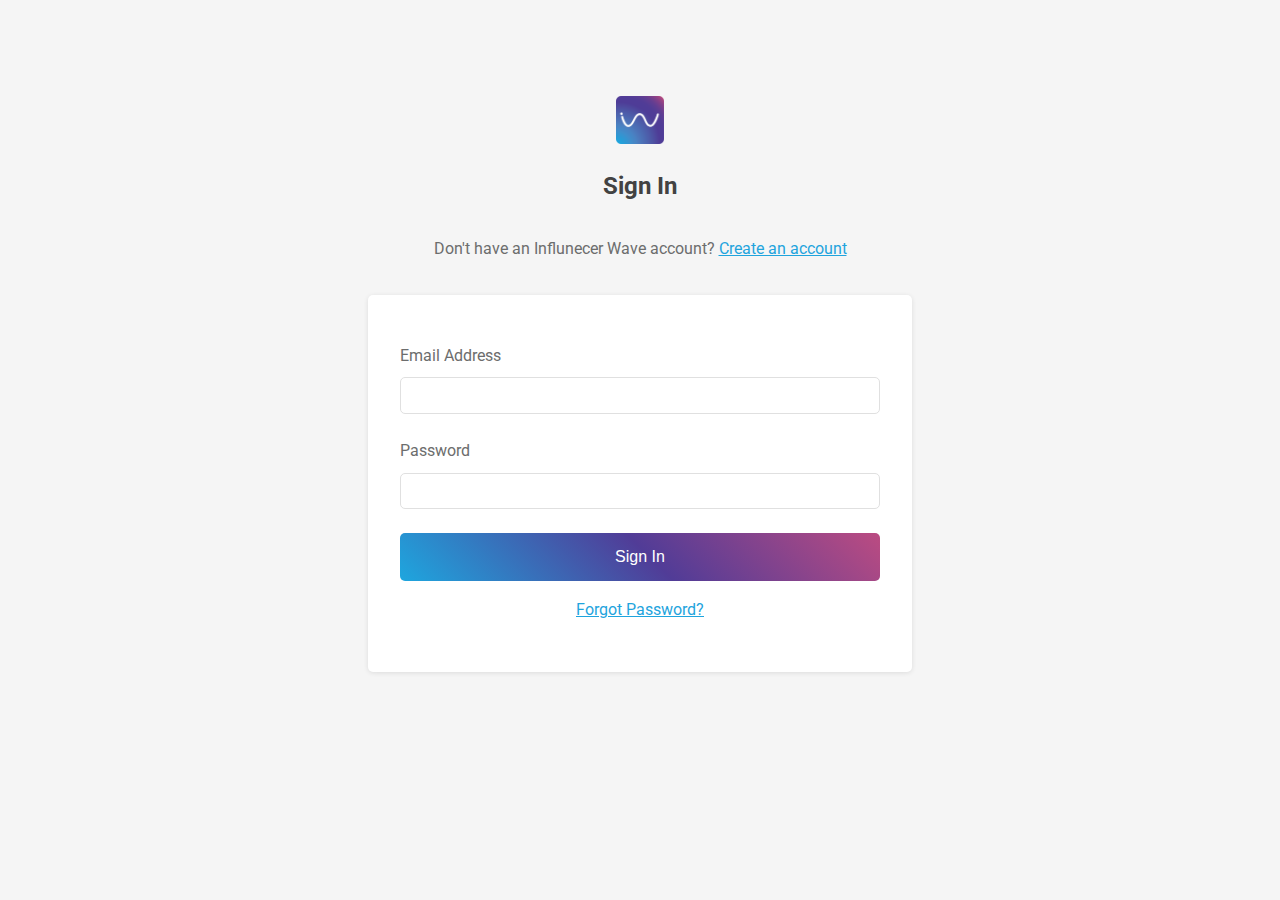
<file: login.html>
<!DOCTYPE html>
<html lang="en">

<head>
    <meta charset="UTF-8">
    <meta name="viewport" content="width=device-width, initial-scale=1.0">
    <meta http-equiv="X-UA-Compatible" content="ie=edge">
    <link rel="stylesheet" href="css/main.css">
    <link href="https://fonts.googleapis.com/css?family=Roboto" rel="stylesheet">
    <link rel="stylesheet" href="https://use.fontawesome.com/releases/v5.0.13/css/all.css" integrity="sha384-DNOHZ68U8hZfKXOrtjWvjxusGo9WQnrNx2sqG0tfsghAvtVlRW3tvkXWZh58N9jp"
        crossorigin="anonymous">
    <title>Influencer Wave</title>
</head>

<body>
    <section class="container form">
        <a href="index.html" class="logo-link">
            <img src="images/logo-icon.png" class="logo" alt="">
        </a>
        <h2>Sign In</h2>
        <p class="caption">Don't have an Influnecer Wave account?
            <a href="signup.html">Create an account</a>
        </p>
        <form class="login">
            <label for="email">Email Address</label>
            <input type="email" class="text-input">
            <label for="password">Password</label>
            <input type="password" class="text-input">
            <input type="submit" value="Sign In" class="btn -full">
            <a href="#" class="forgot-password">Forgot Password?</a>
        </form>
    </section>
    <script src="js/main.js"></script>
</body>

</html>
</file>
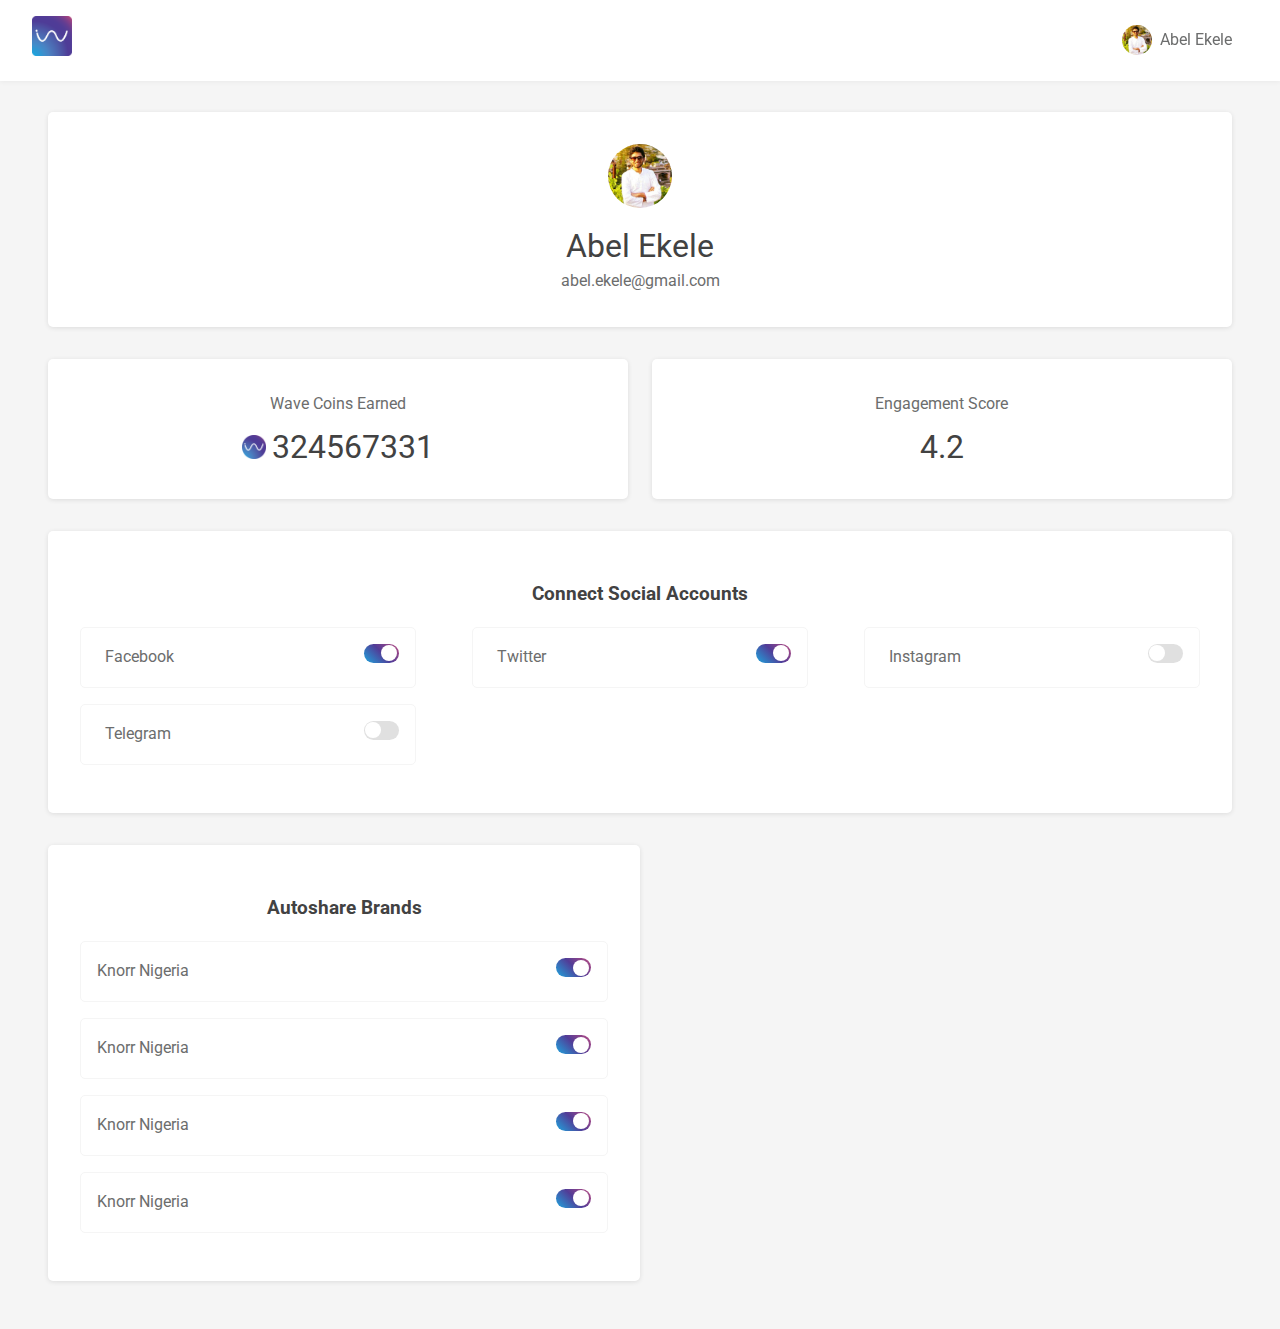
<file: profile.html>
<!DOCTYPE html>
<html lang="en">

<head>
    <meta charset="UTF-8">
    <meta name="viewport" content="width=device-width, initial-scale=1.0">
    <meta http-equiv="X-UA-Compatible" content="ie=edge">
    <link rel="stylesheet" href="css/main.css">
    <link href="https://fonts.googleapis.com/css?family=Roboto" rel="stylesheet">
    <link rel="stylesheet" href="https://use.fontawesome.com/releases/v5.0.13/css/all.css" integrity="sha384-DNOHZ68U8hZfKXOrtjWvjxusGo9WQnrNx2sqG0tfsghAvtVlRW3tvkXWZh58N9jp"
        crossorigin="anonymous">
    <title>Influencer Wave</title>
</head>

<body>
    <nav class="nav-bar">
        <a href="index.html">
            <img src="images/logo-icon.png" class="logo" alt="">
        </a>
        <a href="#" class="filter">
            <span>Profile</span>
        </a>
        <div href="#" class="user-info" id="user-btn">
            <img src="images/avatar.png" class="avatar" alt="">
            <div class="name">
                <span>Abel Ekele</span>
                <i class="fas fa-caret-down"></i>
            </div>
            <ul class="user-menu" id="user-menu">
                <li class="menu-item">
                    <a href="profile.html">
                        <i class="fas fa-user-circle"></i> &nbsp; Profile
                    </a>
                </li>
                <li class="menu-item">
                    <a href="wallet.html">
                        <i class="fas fa-wallet"></i> &nbsp; Wallet
                    </a>
                </li>
                <li class="menu-item">
                    <a href="#">
                        <i class="fas fa-sign-out-alt"></i> &nbsp; Log Out
                    </a>
                </li>
            </ul>
        </div>
    </nav>
    <section class="container">
        <div class="profile">
            <img src="images/avatar.png" alt="picture" class="avatar">
            <span class="name">Abel Ekele</span>
            <span class="email">abel.ekele@gmail.com</span>
        </div>
        <div class="profile-info">
            <div class="earnings">
                <span class="title">Wave Coins Earned</span>
                <span class="amount">324567331</span>
            </div>
            <div class="score">
                <span class="title">Engagement Score</span>
                <div class="points">4.2</div>
            </div>
        </div>
        <div class="social-accounts">
            <h3>Connect Social Accounts</h3>
            <div class="accounts">
                <div class="account" id="social-account">
                    <span class="name">
                        <i class="fab fa-facebook-square"></i> &nbsp; Facebook
                    </span>
                    <div class="toggle active">
                        <div class="switch"></div>
                    </div>
                </div>

                <div class="account" id="social-account">
                    <span class="name">
                        <i class="fab fa-twitter-square"></i> &nbsp; Twitter
                    </span>

                    <div class="toggle active">
                        <div class="switch"></div>
                    </div>
                </div>
                <div class="account" id="social-account">
                    <span class="name">
                        <i class="fab fa-instagram"></i> &nbsp; Instagram
                    </span>
                    
                    <div class="toggle">
                        <div class="switch"></div>
                    </div>

                </div>
                <div class="account" id="social-account">
                    <span class="name">
                        <i class="fab fa-telegram"></i> &nbsp; Telegram
                    </span>
                    <div class="toggle">
                        <div class="switch"></div>
                    </div>
                </div>
            </div>
        </div>
        <div class="my-brands">
            <h3>Autoshare Brands</h3>
            <ul class="brands-list">
                <li class="brand">
                    <a href="brand.html" class="name">Knorr Nigeria</a>
                    <div class="toggle active">
                        <div class="switch"></div>
                    </div>
                </li>
                <li class="brand">
                    <a href="brand.html" class="name">Knorr Nigeria</a>
                    <div class="toggle active">
                        <div class="switch"></div>
                    </div>
                </li>
                <li class="brand">
                    <a href="brand.html" class="name">Knorr Nigeria</a>
                    <div class="toggle active">
                        <div class="switch"></div>
                    </div>
                </li>
                <li class="brand">
                    <a href="brand.html" class="name">Knorr Nigeria</a>
                    <div class="toggle active">
                        <div class="switch"></div>
                    </div>
                </li>
            </ul>
        </div>
    </section>
    <script src="js/main.js"></script>
    <script>
        let toggleButtons = document.querySelectorAll('.toggle');

        toggleButtons.forEach(function (toggleBtn) {
            toggleBtn.addEventListener('click', function () {
                this.classList.toggle('active');
            });
        });
    </script>
</body>

</html>
</file>
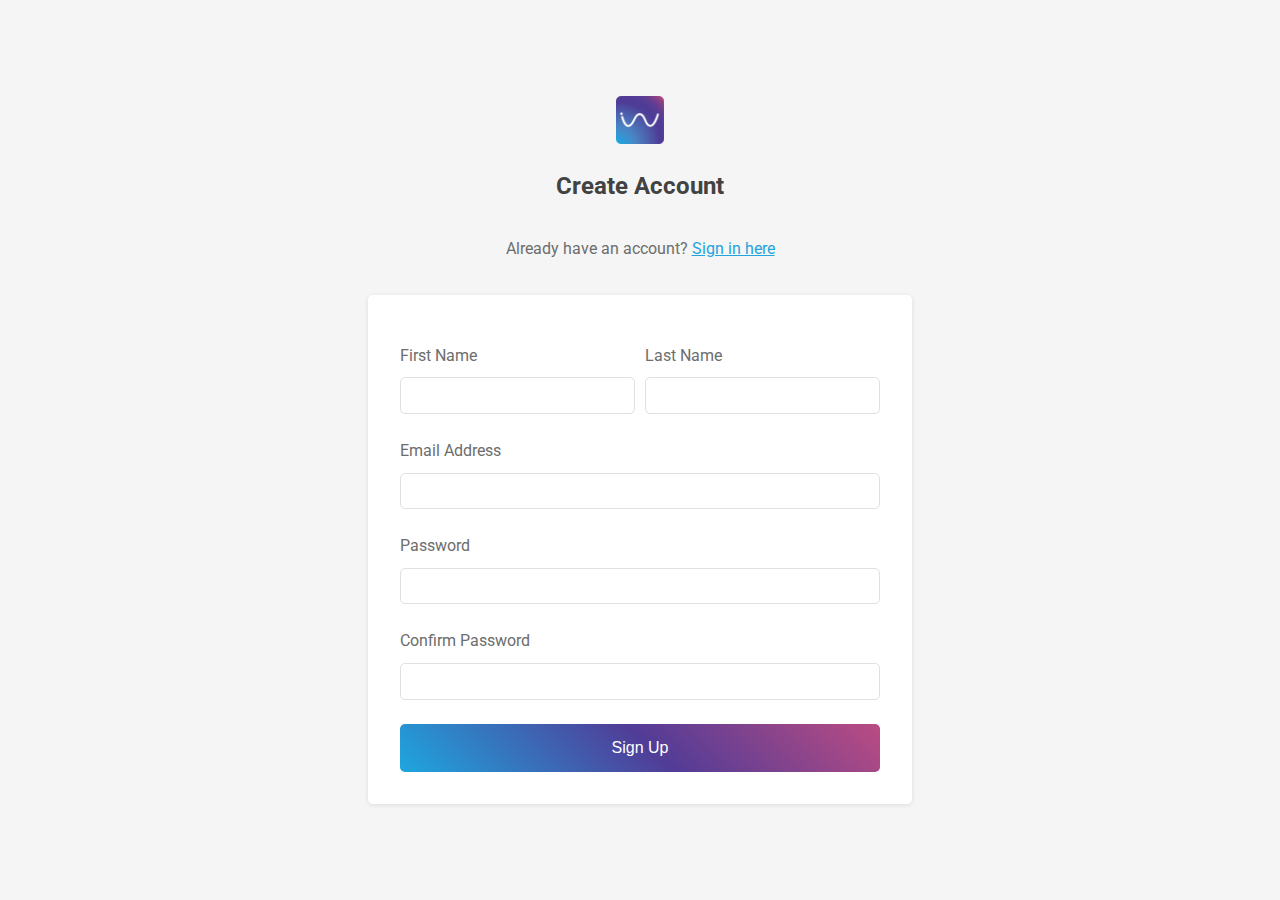
<file: signup.html>
<!DOCTYPE html>
<html lang="en">

<head>
    <meta charset="UTF-8">
    <meta name="viewport" content="width=device-width, initial-scale=1.0">
    <meta http-equiv="X-UA-Compatible" content="ie=edge">
    <link rel="stylesheet" href="css/main.css">
    <link href="https://fonts.googleapis.com/css?family=Roboto" rel="stylesheet">
    <link rel="stylesheet" href="https://use.fontawesome.com/releases/v5.0.13/css/all.css" integrity="sha384-DNOHZ68U8hZfKXOrtjWvjxusGo9WQnrNx2sqG0tfsghAvtVlRW3tvkXWZh58N9jp"
        crossorigin="anonymous">
    <title>Influencer Wave</title>
</head>

<body>
    <section class="container form">
        <a href="index.html" class="logo-link">
            <img src="images/logo-icon.png" class="logo" alt="">
        </a>
        <h2>Create Account</h2>
        <p class="caption">Already have an account?
            <a href="login.html">Sign in here</a>
        </p>
        <form class="-signup">
            <div class="input-row">
                <div class="input">
                    <label for="email">First Name</label>
                    <input type="text" class="text-input">
                </div>
                <div class="input">
                    <label for="email">Last Name</label>
                    <input type="text" class="text-input">
                </div>
            </div>
            <label for="email">Email Address</label>
            <input type="email" class="text-input">
            <label for="password">Password</label>
            <input type="password" class="text-input">
            <label for="password">Confirm Password</label>
            <input type="password" class="text-input">
            <input type="submit" value="Sign Up" class="btn -full">
        </form>
    </section>
    <script src="js/main.js"></script>
</body>

</html>
</file>
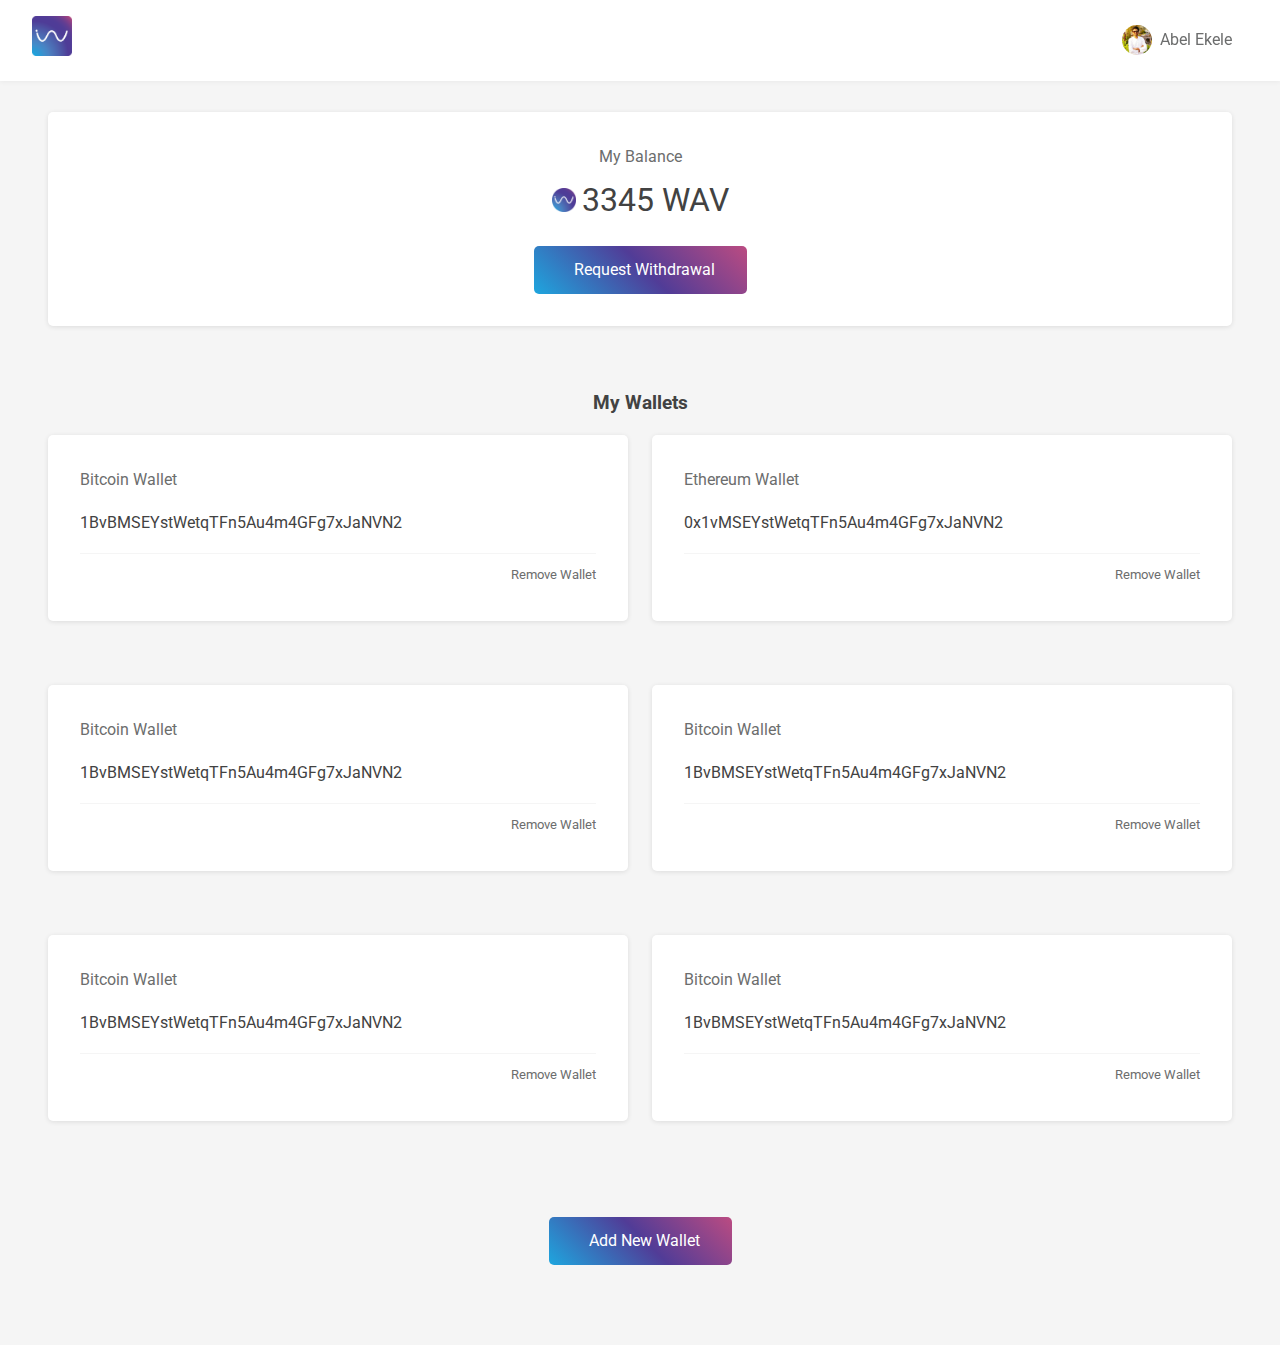
<file: wallet.html>
<!DOCTYPE html>
<html lang="en">

<head>
    <meta charset="UTF-8">
    <meta name="viewport" content="width=device-width, initial-scale=1.0">
    <meta http-equiv="X-UA-Compatible" content="ie=edge">
    <link rel="stylesheet" href="css/main.css">
    <link href="https://fonts.googleapis.com/css?family=Roboto" rel="stylesheet">
    <link rel="stylesheet" href="https://use.fontawesome.com/releases/v5.0.13/css/all.css" integrity="sha384-DNOHZ68U8hZfKXOrtjWvjxusGo9WQnrNx2sqG0tfsghAvtVlRW3tvkXWZh58N9jp"
        crossorigin="anonymous">
    <title>Influencer Wave</title>
</head>

<body>

    <section class="modal withdraw-modal" id="modal">
        <div class="pop-up">
            <h3>Withdrawal Request</h3>
            <form>
                <label for="amount">Enter WAV amount you wish to withdraw</label>
                <input type="number" name="" class="text-input" id="" min="0" placeholder="0.00">
                <label for="amount">Select Wallet</label>
                <select name="" id="" class="select-input">
                    <option value=""></option>
                    <option value="">Bitcoin</option>
                    <option value="">Ethereum</option>
                </select>
                <input type="button" name="" id="" class="btn -right" value="Submit">
                <a href="#" class="btn -alt -right cancel-withdraw" id="close-modal">Cancel</a>
            </form>
        </div>
    </section>

    <section class="modal add-wallet-modal" id="modal">
        <div class="pop-up">
            <h3>Add New Wallet</h3>
            <form>
                <label for="amount">Select Wallet Type</label>
                <select name="" id="" class="select-input">
                    <option value=""></option>
                    <option value="">Bitcoin</option>
                    <option value="">Ethereum</option>
                </select>
                <label for="amount">Enter wallet Address</label>
                <input type="text" name="" class="text-input" id="" min="0" placeholder="0.00">
                <input type="button" name="" id="" class="btn -right" value="Add Wallet">
                <a href="#" class="btn -alt -right cancel-wallet" id="close-modal">Cancel</a>
            </form>
        </div>
    </section>

    <nav class="nav-bar">
        <a href="index.html">
            <img src="images/logo-icon.png" class="logo" alt="">
        </a>
        <a href="#" class="filter">
            <span>Wallet</span>
        </a>
        <div href="#" class="user-info" id="user-btn">
            <img src="images/avatar.png" class="avatar" alt="">
            <div class="name">
                <span>Abel Ekele</span>
                <i class="fas fa-caret-down"></i>
            </div>
            <ul class="user-menu" id="user-menu">
                <li class="menu-item">
                    <a href="profile.html">
                        <i class="fas fa-user-circle"></i> &nbsp; Profile
                    </a>
                </li>
                <li class="menu-item">
                    <a href="wallet.html">
                        <i class="fas fa-wallet"></i> &nbsp; Wallet
                    </a>
                </li>
                <li class="menu-item">
                    <a href="#">
                        <i class="fas fa-sign-out-alt"></i> &nbsp; Log Out
                    </a>
                </li>
            </ul>
        </div>
    </nav>
    <section class="container">
        <div class="balance">
            <span class="title">My Balance</span>
            <span class="amount">3345 WAV</span>
            <br>
            <a href="#" class="btn withdraw-btn">
                <i class="far fa-credit-card"></i>&nbsp; Request Withdrawal</a>
        </div>

        <div class="my-wallet">
            <h3 class="header">My Wallets</h3>
            <div class="wallets">
                <div class="wallet">
                    <span class="title">
                        <i class="fab fa-bitcoin"></i> Bitcoin Wallet</span>
                    <div class="address">1BvBMSEYstWetqTFn5Au4m4GFg7xJaNVN2</div>
                    <a href="#" class="delete-btn">
                        <i class="far fa-trash-alt"></i> &nbsp; Remove Wallet</a>
                </div>

                <div class="wallet">
                    <span class="title">
                        <i class="fab fa-ethereum"></i> Ethereum Wallet</span>
                    <div class="address">0x1vMSEYstWetqTFn5Au4m4GFg7xJaNVN2</div>
                    <a href="#" class="delete-btn">
                        <i class="far fa-trash-alt"></i> &nbsp; Remove Wallet</a>
                </div>

                <div class="wallet">
                    <span class="title">
                        <i class="fab fa-bitcoin"></i> Bitcoin Wallet</span>
                    <div class="address">1BvBMSEYstWetqTFn5Au4m4GFg7xJaNVN2</div>
                    <a href="#" class="delete-btn">
                        <i class="far fa-trash-alt"></i> &nbsp; Remove Wallet</a>
                </div>

                <div class="wallet">
                    <span class="title">
                        <i class="fab fa-bitcoin"></i> Bitcoin Wallet</span>
                    <div class="address">1BvBMSEYstWetqTFn5Au4m4GFg7xJaNVN2</div>
                    <a href="#" class="delete-btn">
                        <i class="far fa-trash-alt"></i> &nbsp; Remove Wallet</a>
                </div>


                <div class="wallet">
                    <span class="title">
                        <i class="fab fa-bitcoin"></i> Bitcoin Wallet</span>
                    <div class="address">1BvBMSEYstWetqTFn5Au4m4GFg7xJaNVN2</div>
                    <a href="#" class="delete-btn">
                        <i class="far fa-trash-alt"></i> &nbsp; Remove Wallet</a>
                </div>


                <div class="wallet">
                    <span class="title">
                        <i class="fab fa-bitcoin"></i> Bitcoin Wallet</span>
                    <div class="address">1BvBMSEYstWetqTFn5Au4m4GFg7xJaNVN2</div>
                    <a href="#" class="delete-btn">
                        <i class="far fa-trash-alt"></i> &nbsp; Remove Wallet</a>
                </div>


            </div>
            <a href="#" class="btn add-btn add-wallet">
                <i class="fas fa-plus"></i>&nbsp; Add New Wallet</a>
        </div>

    </section>
    <script src="js/main.js"></script>
    <script>
        // Withdraw Modal JS

        let withdrawBtn = document.querySelector(".withdraw-btn");
        let withdrawModal = document.querySelector(".withdraw-modal");
        let cancelWithdraw = document.querySelector(".cancel-withdraw");
        let addWalletModal = document.querySelector(".add-wallet-modal");
        let addWalletBtn = document.querySelector(".add-wallet");
        let cancelWallet = document.querySelector(".cancel-wallet");

        withdrawBtn.addEventListener("click", function () {
            withdrawModal.classList.add("visible");
        });
        cancelWithdraw.addEventListener("click", function () {
            withdrawModal.classList.remove("visible");
        });
        addWalletBtn.addEventListener("click", function () {
            addWalletModal.classList.add("visible");
        });
        cancelWallet.addEventListener("click", function () {
            addWalletModal.classList.remove("visible");
        });
    </script>
</body>

</html>
</file>
<file: css/main.css>
.-right {
  float: right; }

.-left {
  float: left; }

.-flex {
  display: flex; }

/*! normalize.css v7.0.0 | MIT License | github.com/necolas/normalize.css */
/* Document
   ========================================================================== */
/**
 * 1. Correct the line height in all browsers.
 * 2. Prevent adjustments of font size after orientation changes in
 *    IE on Windows Phone and in iOS.
 */
html {
  line-height: 1.15;
  /* 1 */
  -ms-text-size-adjust: 100%;
  /* 2 */
  -webkit-text-size-adjust: 100%;
  /* 2 */ }

/* Sections
     ========================================================================== */
/**
   * Remove the margin in all browsers (opinionated).
   */
body {
  margin: 0; }

/**
   * Add the correct display in IE 9-.
   */
article,
aside,
footer,
header,
nav,
section {
  display: block; }

/**
   * Correct the font size and margin on `h1` elements within `section` and
   * `article` contexts in Chrome, Firefox, and Safari.
   */
h1 {
  font-size: 2em;
  margin: 0.67em 0; }

/* Grouping content
     ========================================================================== */
/**
   * Add the correct display in IE 9-.
   * 1. Add the correct display in IE.
   */
figcaption,
figure,
main {
  /* 1 */
  display: block; }

/**
   * Add the correct margin in IE 8.
   */
figure {
  margin: 1em 40px; }

/**
   * 1. Add the correct box sizing in Firefox.
   * 2. Show the overflow in Edge and IE.
   */
hr {
  -webkit-box-sizing: content-box;
  box-sizing: content-box;
  /* 1 */
  height: 0;
  /* 1 */
  overflow: visible;
  /* 2 */ }

/**
   * 1. Correct the inheritance and scaling of font size in all browsers.
   * 2. Correct the odd `em` font sizing in all browsers.
   */
pre {
  font-family: monospace, monospace;
  /* 1 */
  font-size: 1em;
  /* 2 */ }

/* Text-level semantics
     ========================================================================== */
/**
   * 1. Remove the gray background on active links in IE 10.
   * 2. Remove gaps in links underline in iOS 8+ and Safari 8+.
   */
a {
  background-color: transparent;
  /* 1 */
  -webkit-text-decoration-skip: objects;
  /* 2 */ }

/**
   * 1. Remove the bottom border in Chrome 57- and Firefox 39-.
   * 2. Add the correct text decoration in Chrome, Edge, IE, Opera, and Safari.
   */
abbr[title] {
  border-bottom: none;
  /* 1 */
  text-decoration: underline;
  /* 2 */
  -webkit-text-decoration: underline dotted;
  text-decoration: underline dotted;
  /* 2 */ }

/**
   * Prevent the duplicate application of `bolder` by the next rule in Safari 6.
   */
b,
strong {
  font-weight: inherit; }

/**
   * Add the correct font weight in Chrome, Edge, and Safari.
   */
b,
strong {
  font-weight: bolder; }

/**
   * 1. Correct the inheritance and scaling of font size in all browsers.
   * 2. Correct the odd `em` font sizing in all browsers.
   */
code,
kbd,
samp {
  font-family: monospace, monospace;
  /* 1 */
  font-size: 1em;
  /* 2 */ }

/**
   * Add the correct font style in Android 4.3-.
   */
dfn {
  font-style: italic; }

/**
   * Add the correct background and color in IE 9-.
   */
mark {
  background-color: #ff0;
  color: #000; }

/**
   * Add the correct font size in all browsers.
   */
small {
  font-size: 80%; }

/**
   * Prevent `sub` and `sup` elements from affecting the line height in
   * all browsers.
   */
sub,
sup {
  font-size: 75%;
  line-height: 0;
  position: relative;
  vertical-align: baseline; }

sub {
  bottom: -0.25em; }

sup {
  top: -0.5em; }

/* Embedded content
     ========================================================================== */
/**
   * Add the correct display in IE 9-.
   */
audio,
video {
  display: inline-block; }

/**
   * Add the correct display in iOS 4-7.
   */
audio:not([controls]) {
  display: none;
  height: 0; }

/**
   * Remove the border on images inside links in IE 10-.
   */
img {
  border-style: none; }

/**
   * Hide the overflow in IE.
   */
svg:not(:root) {
  overflow: hidden; }

/* Forms
     ========================================================================== */
/**
   * 1. Change the font styles in all browsers (opinionated).
   * 2. Remove the margin in Firefox and Safari.
   */
button,
input,
optgroup,
select,
textarea {
  font-family: sans-serif;
  /* 1 */
  font-size: 100%;
  /* 1 */
  line-height: 1.15;
  /* 1 */
  margin: 0;
  /* 2 */ }

/**
   * Show the overflow in IE.
   * 1. Show the overflow in Edge.
   */
button,
input {
  /* 1 */
  overflow: visible; }

/**
   * Remove the inheritance of text transform in Edge, Firefox, and IE.
   * 1. Remove the inheritance of text transform in Firefox.
   */
button,
select {
  /* 1 */
  text-transform: none; }

/**
   * 1. Prevent a WebKit bug where (2) destroys native `audio` and `video`
   *    controls in Android 4.
   * 2. Correct the inability to style clickable types in iOS and Safari.
   */
button,
html [type="button"],
[type="reset"],
[type="submit"] {
  -webkit-appearance: button;
  /* 2 */ }

/**
   * Remove the inner border and padding in Firefox.
   */
button::-moz-focus-inner,
[type="button"]::-moz-focus-inner,
[type="reset"]::-moz-focus-inner,
[type="submit"]::-moz-focus-inner {
  border-style: none;
  padding: 0; }

/**
   * Restore the focus styles unset by the previous rule.
   */
button:-moz-focusring,
[type="button"]:-moz-focusring,
[type="reset"]:-moz-focusring,
[type="submit"]:-moz-focusring {
  outline: 1px dotted ButtonText; }

/**
   * Correct the padding in Firefox.
   */
fieldset {
  padding: 0.35em 0.75em 0.625em; }

/**
   * 1. Correct the text wrapping in Edge and IE.
   * 2. Correct the color inheritance from `fieldset` elements in IE.
   * 3. Remove the padding so developers are not caught out when they zero out
   *    `fieldset` elements in all browsers.
   */
legend {
  -webkit-box-sizing: border-box;
  box-sizing: border-box;
  /* 1 */
  color: inherit;
  /* 2 */
  display: table;
  /* 1 */
  max-width: 100%;
  /* 1 */
  padding: 0;
  /* 3 */
  white-space: normal;
  /* 1 */ }

/**
   * 1. Add the correct display in IE 9-.
   * 2. Add the correct vertical alignment in Chrome, Firefox, and Opera.
   */
progress {
  display: inline-block;
  /* 1 */
  vertical-align: baseline;
  /* 2 */ }

/**
   * Remove the default vertical scrollbar in IE.
   */
textarea {
  overflow: auto; }

/**
   * 1. Add the correct box sizing in IE 10-.
   * 2. Remove the padding in IE 10-.
   */
[type="checkbox"],
[type="radio"] {
  -webkit-box-sizing: border-box;
  box-sizing: border-box;
  /* 1 */
  padding: 0;
  /* 2 */ }

/**
   * Correct the cursor style of increment and decrement buttons in Chrome.
   */
[type="number"]::-webkit-inner-spin-button,
[type="number"]::-webkit-outer-spin-button {
  height: auto; }

/**
   * 1. Correct the odd appearance in Chrome and Safari.
   * 2. Correct the outline style in Safari.
   */
[type="search"] {
  -webkit-appearance: textfield;
  /* 1 */
  outline-offset: -2px;
  /* 2 */ }

/**
   * Remove the inner padding and cancel buttons in Chrome and Safari on macOS.
   */
[type="search"]::-webkit-search-cancel-button,
[type="search"]::-webkit-search-decoration {
  -webkit-appearance: none; }

/**
   * 1. Correct the inability to style clickable types in iOS and Safari.
   * 2. Change font properties to `inherit` in Safari.
   */
::-webkit-file-upload-button {
  -webkit-appearance: button;
  /* 1 */
  font: inherit;
  /* 2 */ }

/* Interactive
     ========================================================================== */
/*
   * Add the correct display in IE 9-.
   * 1. Add the correct display in Edge, IE, and Firefox.
   */
details,
menu {
  display: block; }

/*
   * Add the correct display in all browsers.
   */
summary {
  display: list-item; }

/* Scripting
     ========================================================================== */
/**
   * Add the correct display in IE 9-.
   */
canvas {
  display: inline-block; }

/**
   * Add the correct display in IE.
   */
template {
  display: none; }

/* Hidden
     ========================================================================== */
/**
   * Add the correct display in IE 10-.
   */
[hidden] {
  display: none; }

* {
  -webkit-box-sizing: border-box;
  box-sizing: border-box;
  -moz-box-sizing: border-box;
  -webkit-font-smoothing: antialiased;
  text-rendering: optimizeLegibility; }

a {
  text-decoration: none;
  color: #6c6d6d; }
  a:hover {
    color: #424242; }

html,
body {
  font-family: "Roboto", sans-serif;
  background: #f5f5f5;
  font-size: 62.5%;
  font-size: 1rem;
  line-height: 1.682rem;
  color: #6c6d6d; }

h1,
h2,
h3 {
  color: #424242;
  text-align: center; }

.container {
  margin: auto;
  padding: 3rem;
  width: 100%; }
  @media (max-width: 768px) {
    .container {
      padding-left: 1rem;
      padding-right: 1rem; } }
  .container.brand-profile .header {
    margin-top: 3rem; }

.campaign {
  display: flex;
  justify-content: space-between;
  padding-right: 0;
  padding-bottom: 0; }
  @media (max-width: 768px) {
    .campaign {
      justify-content: space-between;
      padding: 1rem; } }
  .campaign .cat-container {
    width: 18%;
    height: 100vh; }
    @media (max-width: 768px) {
      .campaign .cat-container {
        display: none; } }
  .campaign .categories {
    background: white;
    padding: 1rem;
    border-radius: 5px;
    box-shadow: 0 1px 5px rgba(0, 0, 0, 0.1);
    width: 100%;
    margin-top: 8rem; }
    @media (max-width: 768px) {
      .campaign .categories {
        display: none; } }
    .campaign .categories .side-menu {
      list-style-type: none;
      padding: 0; }
      .campaign .categories .side-menu .category {
        padding: 0.3rem 0.5rem;
        width: 100%;
        display: block;
        font-size: 0.9em; }
      .campaign .categories .side-menu .category a {
        justify-content: space-between;
        padding: 0.2rem 0.5rem;
        border-radius: 1rem; }
        .campaign .categories .side-menu .category a i {
          display: none;
          margin-left: 0.5rem; }
        .campaign .categories .side-menu .category a.active {
          background: linear-gradient(45deg, #1fa4dd 1%, #513c97 52%, #b94b82 99%);
          color: white; }
          .campaign .categories .side-menu .category a.active:hover {
            color: #e0e0e0; }
          .campaign .categories .side-menu .category a.active i {
            display: inline-block; }

.mobile-filter {
  width: 100%;
  background: white;
  height: 100vh;
  position: fixed;
  top: 0;
  left: 0;
  z-index: 1000;
  display: none; }
  .mobile-filter .close {
    padding: 1rem;
    display: block;
    text-align: right; }
  .mobile-filter .categories {
    display: flex;
    flex-wrap: wrap;
    justify-content: space-evenly; }
  .mobile-filter .category {
    padding: 0.3rem 1rem;
    margin: 0 0.5rem 0.5rem 0;
    border-radius: 2rem;
    border: 1px solid #e0e0e0; }
    .mobile-filter .category.active {
      background: linear-gradient(45deg, #1fa4dd 1%, #513c97 52%, #b94b82 99%);
      color: white; }

.nav-bar {
  width: 100%;
  background: white;
  padding: 1rem 2rem;
  display: flex;
  justify-content: space-between;
  position: fixed;
  box-shadow: 0 1px 5px rgba(0, 0, 0, 0.05);
  z-index: 10; }
  .nav-bar .logo {
    width: 40px; }
  .nav-bar .filter {
    align-self: center;
    display: none; }
    @media (max-width: 768px) {
      .nav-bar .filter {
        display: inline-block; } }
  .nav-bar .user-info {
    display: flex;
    align-self: center;
    position: relative;
    cursor: pointer; }
    .nav-bar .user-info:hover {
      color: #424242; }
    .nav-bar .user-info .avatar {
      width: 30px;
      height: 30px;
      border-radius: 50%;
      margin-right: 0.5rem; }
    .nav-bar .user-info .name {
      align-self: center; }
      @media (max-width: 768px) {
        .nav-bar .user-info .name {
          display: none; } }
      .nav-bar .user-info .name span {
        padding-right: 1rem; }
    .nav-bar .user-info .user-menu {
      background: white;
      padding: 1rem;
      border-radius: 5px;
      box-shadow: 0 1px 5px rgba(0, 0, 0, 0.1);
      list-style: none;
      position: absolute;
      width: 10rem;
      top: 2rem;
      right: 0rem;
      display: none; }
      .nav-bar .user-info .user-menu.show {
        display: block; }
      .nav-bar .user-info .user-menu .menu-item {
        padding: 0.5rem 1rem;
        display: inline-block; }
        .nav-bar .user-info .user-menu .menu-item:hover i {
          color: #513c97; }
        .nav-bar .user-info .user-menu .menu-item i {
          color: #c7c7c7; }

.btn {
  cursor: pointer;
  text-align: center;
  color: white;
  border: none;
  border-radius: 5px;
  line-height: 3rem;
  display: inline-block;
  margin-top: 1rem;
  position: relative;
  padding: 0 2rem;
  background: linear-gradient(45deg, #1fa4dd 1%, #513c97 52%, #b94b82 99%);
  transition: all 200ms ease-in-out; }
  .btn.-alt {
    background: none;
    color: #6c6d6d; }
    .btn.-alt:hover {
      color: #513c97; }
  .btn.-inverse {
    background: none;
    border: 1px solid #513c97;
    color: #513c97; }
    .btn.-inverse:hover {
      color: #b94b82;
      border-color: #b94b82; }
  .btn.-full {
    width: 100%; }
  .btn:hover {
    color: white;
    transform: translateY(-3px); }

.toggle {
  width: 2.2rem;
  height: 1.2rem;
  border-radius: 2rem;
  background: #e0e0e0;
  position: relative;
  cursor: pointer;
  display: inline-block; }
  .toggle .switch {
    position: absolute;
    width: 1rem;
    height: 1rem;
    border-radius: 1rem;
    top: 0.1rem;
    left: 0.1rem;
    background: white;
    transition: all 200ms ease-out; }
  .toggle.active {
    background: linear-gradient(45deg, #1fa4dd 1%, #513c97 52%, #b94b82 99%); }
    .toggle.active .switch {
      left: 1.1rem; }

select,
option {
  -webkit-appearance: none;
  /* To gain control over the appearance on WebKit/Chromium */
  -moz-appearance: none;
  /* To gain control over the appearance on Gecko */
  /* To gain control over the appearance on and Trident (IE)
     Note that it also works on Gecko and has partial effects on WebKit */
  background: white url(../images/caret.svg) no-repeat;
  background-position: right 10px center;
  outline: none; }

label {
  display: inline-block;
  margin-top: 1rem; }

.text-area, .text-input, .select-input {
  width: 100%;
  resize: none;
  outline: none;
  border: 1px solid #e0e0e0;
  padding: 1rem;
  border-radius: 5px;
  overflow: auto;
  height: 7rem;
  margin: 0.5rem 0; }
  .text-area:focus, .text-input:focus, .select-input:focus {
    border-color: #1fa4dd; }

.input-row {
  display: flex;
  justify-content: space-between; }
  @media (max-width: 768px) {
    .input-row {
      flex-direction: column; } }
  .input-row .input {
    width: 49%; }
    @media (max-width: 768px) {
      .input-row .input {
        width: 100%; } }

.text-input, .select-input {
  height: auto;
  padding: 0.5rem 1rem; }

.form {
  width: 50%;
  margin: auto;
  margin-top: 3rem; }
  @media (max-width: 768px) {
    .form {
      width: 100%; } }
  .form .logo-link {
    display: block;
    text-align: center; }
  .form .logo {
    margin: 0 auto;
    display: inline-block;
    text-align: center;
    height: 3rem; }
  .form form {
    background: white;
    padding: 2rem;
    border-radius: 5px;
    box-shadow: 0 1px 5px rgba(0, 0, 0, 0.1); }
  .form .caption {
    display: block;
    text-align: center;
    padding: 1rem; }
  .form a {
    color: #1fa4dd;
    text-decoration: underline; }
  .form .forgot-password {
    padding: 1rem;
    display: block;
    text-align: center; }

.rewards {
  padding-top: 9rem;
  padding-bottom: 3rem;
  width: 80%;
  height: auto;
  display: flex;
  justify-content: space-between;
  flex-wrap: wrap;
  height: 100vh;
  padding-right: 4rem;
  overflow: scroll; }
  .rewards.-brand-rewards {
    width: 100%;
    height: auto;
    padding-right: 0;
    padding: 1rem; }
  @media (max-width: 768px) {
    .rewards {
      width: 100%;
      height: auto;
      padding-top: 5rem;
      padding-right: 0;
      flex-direction: column; } }

.reward {
  width: 300px;
  height: auto;
  display: inline-block;
  margin-bottom: 20px; }
  @media (max-width: 768px) {
    .reward {
      align-self: center; } }
  .reward .brand {
    display: flex;
    justify-content: flex-start; }
    .reward .brand .avatar {
      border-radius: 50%;
      border: 3px white solid; }
    .reward .brand .name {
      align-self: center;
      padding: 0 5px; }
  .reward .reward-card {
    background: white;
    padding: 0;
    border-radius: 5px;
    box-shadow: 0 1px 5px rgba(0, 0, 0, 0.1);
    margin-top: 10px;
    display: inline-block;
    height: auto; }
    .reward .reward-card .cover-image {
      border-radius: 5px 5px 0 0; }
    .reward .reward-card .details {
      padding: 1rem;
      display: flex;
      height: 265px;
      flex-direction: column;
      justify-content: space-between; }
      .reward .reward-card .details .caption {
        color: #424242; }
      .reward .reward-card .details .link {
        font-size: 0.8rem;
        display: block; }
    .reward .reward-card .details > .reward-info {
      font-size: 0.8rem;
      display: flex;
      justify-content: space-between; }
      .reward .reward-card .details > .reward-info .pool {
        padding: 2px 0 2px 20px;
        background: url(../images/wave-coin@2x.png) no-repeat left;
        background-size: 16px 16px; }

.modal {
  position: fixed;
  top: 0;
  left: 0;
  background: rgba(255, 255, 255, 0.9);
  width: 100%;
  height: 100vh;
  z-index: 100000;
  display: none; }
  .modal.visible {
    display: flex; }
  .modal #share-options {
    display: none; }
    .modal #share-options.visible {
      display: inline-block; }
  .modal #edit-content {
    display: none; }
    .modal #edit-content.visible {
      display: inline-block; }
  .modal .pop-up {
    background: white;
    padding: 2rem;
    border-radius: 5px;
    box-shadow: 0 1px 5px rgba(0, 0, 0, 0.1);
    margin: auto;
    max-width: 50%; }
    @media (max-width: 768px) {
      .modal .pop-up {
        max-width: none;
        width: 100%;
        height: 100vh;
        overflow: scroll; } }
  .modal .accounts {
    display: flex;
    justify-content: space-between;
    flex-wrap: wrap; }
    @media (max-width: 768px) {
      .modal .accounts {
        flex-direction: column; } }
    .modal .accounts .account {
      cursor: pointer;
      border: 1px solid #f5f5f5;
      border-radius: 5px;
      width: 30%;
      padding: 1rem;
      display: flex;
      justify-content: space-between;
      margin-bottom: 1rem; }
      @media (max-width: 768px) {
        .modal .accounts .account {
          width: 100%; } }
    .modal .accounts .account > .toggle {
      width: 2.2rem;
      height: 1.2rem;
      border-radius: 2rem;
      background: #e0e0e0;
      position: relative;
      cursor: pointer; }
      .modal .accounts .account > .toggle .switch {
        position: absolute;
        width: 1rem;
        height: 1rem;
        border-radius: 1rem;
        top: 0.1rem;
        left: 0.1rem;
        background: white;
        transition: right 200ms ease-out; }
      .modal .accounts .account > .toggle.active {
        background: linear-gradient(45deg, #1fa4dd 1%, #513c97 52%, #b94b82 99%); }
        .modal .accounts .account > .toggle.active .switch {
          left: 1.1rem; }

.balance {
  margin-top: 4rem;
  background: white;
  padding: 2rem;
  border-radius: 5px;
  box-shadow: 0 1px 5px rgba(0, 0, 0, 0.1);
  width: 100%;
  text-align: center; }
  .balance .title {
    display: block; }
  .balance .amount {
    font-size: 2rem;
    margin-top: 1rem;
    margin-bottom: 1rem;
    display: inline-block;
    color: #424242;
    padding-left: 30px;
    background: url(../images/wave-coin@2x.png) no-repeat left;
    background-size: 24px 24px; }
  .balance .btn {
    display: inline-block;
    width: auto;
    padding: 0 2rem; }

.wallets {
  display: flex;
  flex-wrap: wrap;
  justify-content: space-between; }
  @media (max-width: 768px) {
    .wallets {
      flex-direction: column; } }
  .wallets .wallet {
    background: white;
    padding: 2rem;
    border-radius: 5px;
    box-shadow: 0 1px 5px rgba(0, 0, 0, 0.1);
    width: 49%;
    margin-bottom: 4rem; }
    @media (max-width: 768px) {
      .wallets .wallet {
        width: 100%;
        margin-top: 1rem; } }
    .wallets .wallet .title i {
      color: #513c97; }
    .wallets .wallet .address {
      color: #424242;
      padding-top: 1rem;
      padding-bottom: 1rem;
      border-bottom: 1px solid #f5f5f5; }
      @media (max-width: 768px) {
        .wallets .wallet .address {
          font-size: 0.8rem; } }
    .wallets .wallet .delete-btn {
      float: right;
      text-align: right;
      font-size: 0.8rem;
      padding-top: 0.5rem; }
      .wallets .wallet .delete-btn:hover {
        color: #b94b82; }

.my-wallet {
  width: 100%;
  display: flex;
  flex-direction: column; }
  .my-wallet .header {
    margin-top: 4rem; }
  .my-wallet .add-btn {
    margin: 2rem auto; }

.profile {
  margin-top: 4rem;
  background: white;
  padding: 2rem;
  border-radius: 5px;
  box-shadow: 0 1px 5px rgba(0, 0, 0, 0.1);
  width: 100%;
  text-align: center; }
  .profile.-brand .brand-url {
    margin-top: 0.5rem;
    display: inline-block; }
    .profile.-brand .brand-url:hover {
      color: #1fa4dd; }
  .profile.-brand .network-count {
    display: block;
    color: #424242; }
  .profile.-brand .network-options {
    display: none;
    justify-content: center;
    align-content: center; }
    @media (max-width: 768px) {
      .profile.-brand .network-options {
        flex-direction: column; } }
  .profile.-brand .autoshare {
    margin-top: 0.6rem;
    padding: 1rem;
    color: #424242;
    align-self: center; }
  .profile .avatar {
    width: 4rem;
    height: 4rem;
    border-radius: 50%; }
  .profile .name {
    display: block;
    margin-top: 1rem;
    font-size: 2rem;
    color: #424242; }
  .profile .email {
    margin-top: 0.5rem;
    display: inline-block; }

.profile-info {
  width: 100%;
  display: flex;
  justify-content: space-between;
  margin-top: 2rem; }
  @media (max-width: 768px) {
    .profile-info {
      flex-direction: column; } }
  .profile-info .earnings, .profile-info .score {
    background: white;
    padding: 2rem;
    border-radius: 5px;
    box-shadow: 0 1px 5px rgba(0, 0, 0, 0.1);
    width: 49%;
    text-align: center; }
    @media (max-width: 768px) {
      .profile-info .earnings, .profile-info .score {
        width: 100%;
        margin-bottom: 1rem; } }
    .profile-info .earnings .title, .profile-info .score .title {
      display: block;
      margin-bottom: 1rem; }
    .profile-info .earnings .amount, .profile-info .score .amount {
      font-size: 2rem;
      padding-left: 30px;
      background: url(../images/wave-coin@2x.png) no-repeat left;
      background-size: 24px 24px;
      color: #424242; }
  .profile-info .score .points {
    font-size: 2rem;
    color: #424242; }

.social-accounts {
  background: white;
  padding: 2rem;
  border-radius: 5px;
  box-shadow: 0 1px 5px rgba(0, 0, 0, 0.1);
  margin-top: 2rem; }
  .social-accounts .header {
    text-align: center; }
  .social-accounts .accounts {
    display: flex;
    justify-content: space-between;
    flex-wrap: wrap; }
    @media (max-width: 768px) {
      .social-accounts .accounts {
        flex-direction: column; } }
    .social-accounts .accounts .account {
      cursor: pointer;
      border: 1px solid #f5f5f5;
      border-radius: 5px;
      width: 30%;
      padding: 1rem;
      display: flex;
      justify-content: space-between;
      margin-bottom: 1rem; }
      @media (max-width: 768px) {
        .social-accounts .accounts .account {
          width: 100%; } }

.my-brands {
  background: white;
  padding: 2rem;
  border-radius: 5px;
  box-shadow: 0 1px 5px rgba(0, 0, 0, 0.1);
  margin-top: 2rem;
  width: 50%; }
  @media (max-width: 768px) {
    .my-brands {
      width: 100%; } }
  .my-brands .brands-list {
    list-style: none;
    padding: 0;
    margin: 0; }
    .my-brands .brands-list .brand {
      border: 1px solid #f5f5f5;
      border-radius: 5px;
      width: 100%;
      padding: 1rem;
      display: flex;
      justify-content: space-between;
      margin-bottom: 1rem; }

.task-brand {
  display: flex; }

.reward-logo {
  margin-right: auto; }

.reward-header {
  display: flex; }

.task-type {
  padding: 2.5px 25px;
  color: white;
  background: #d694b5;
  border-radius: 5px; }

.task-modal {
  overflow-y: auto; }

.task-header .brand {
  display: flex;
  justify-content: flex-start;
  margin-bottom: 5px; }
  .task-header .brand .avatar {
    border-radius: 50%;
    border: 3px white solid; }
  .task-header .brand .name {
    align-self: center;
    padding: 0 5px; }
.task-header .reward-info {
  display: flex;
  font-size: 0.8rem;
  display: flex;
  justify-content: space-between; }
  .task-header .reward-info .pool {
    margin-right: auto;
    padding: 2px 0 2px 20px;
    background: url(../images/wave-coin@2x.png) no-repeat left;
    background-size: 16px 16px; }
.task-header .brand-description img {
  width: 100%; }

.task-body,
.task-todo,
.task-feedback {
  margin-top: 25px; }
  .task-body .header,
  .task-todo .header,
  .task-feedback .header {
    font-size: 1.2rem; }

.task-todo ul.body {
  padding-left: 0;
  list-style-type: none; }
.task-todo .task {
  display: flex;
  padding: 0;
  margin-bottom: 25px; }
.task-todo .todo {
  margin-left: 10px; }

.task-feedback {
  margin-bottom: 10px; }

.task-feedback textarea {
  width: 100%;
  border-radius: 5px;
  padding: 0.5rem 1rem;
  border: 1px solid #e0e0e0; }

.task-feedback .body {
  margin-top: 15px; }

.task-feebback-upload {
  display: flex;
  align-items: center;
  justify-content: center;
  padding: 10px 0;
  border-radius: 5px;
  border: 1px solid #e0e0e0; }

.task-feebback-icon {
  margin-right: 25px; }

.my-tasks {
  padding-top: 9rem;
  padding-bottom: 3rem;
  width: 80%;
  height: auto;
  height: 100vh;
  padding-right: 4rem;
  overflow: scroll; }

@media (max-width: 768px) {
  .my-tasks {
    width: 100%;
    height: auto;
    padding-top: 5rem;
    padding-right: 0; } }
.my-task {
  margin: 15px 0;
  border-bottom: 1px solid #e0e0e0;
  width: 100%;
  height: auto;
  padding: 1rem;
  display: flex;
  justify-content: space-between; }

.task-logo {
  margin-top: 0;
  margin-right: 10px; }

.task-body {
  margin-top: 0; }

.task-body-header {
  display: flex; }

.task-body-icon {
  padding: 5px;
  border-radius: 50%;
  background: linear-gradient(45deg, #1fa4dd 1%, #513c97 52%, #b94b82 99%);
  color: white;
  margin-right: 10px; }

.task-body-content {
  margin-bottom: 5px;
  color: #424242; }

.task-body-footer {
  display: flex;
  width: 100%;
  margin-top: 10px;
  justify-content: space-between; }

.task-logo .avatar {
  border-radius: 50%;
  border: 3px white solid; }

.task-body-footer {
  font-size: 0.8rem;
  display: flex;
  justify-content: space-between; }

.task-body-footer .pool {
  padding: 2px 0 2px 20px;
  background: url(../images/wave-coin@2x.png) no-repeat left;
  background-size: 16px 16px; }

/*# sourceMappingURL=main.css.map */
</file>
